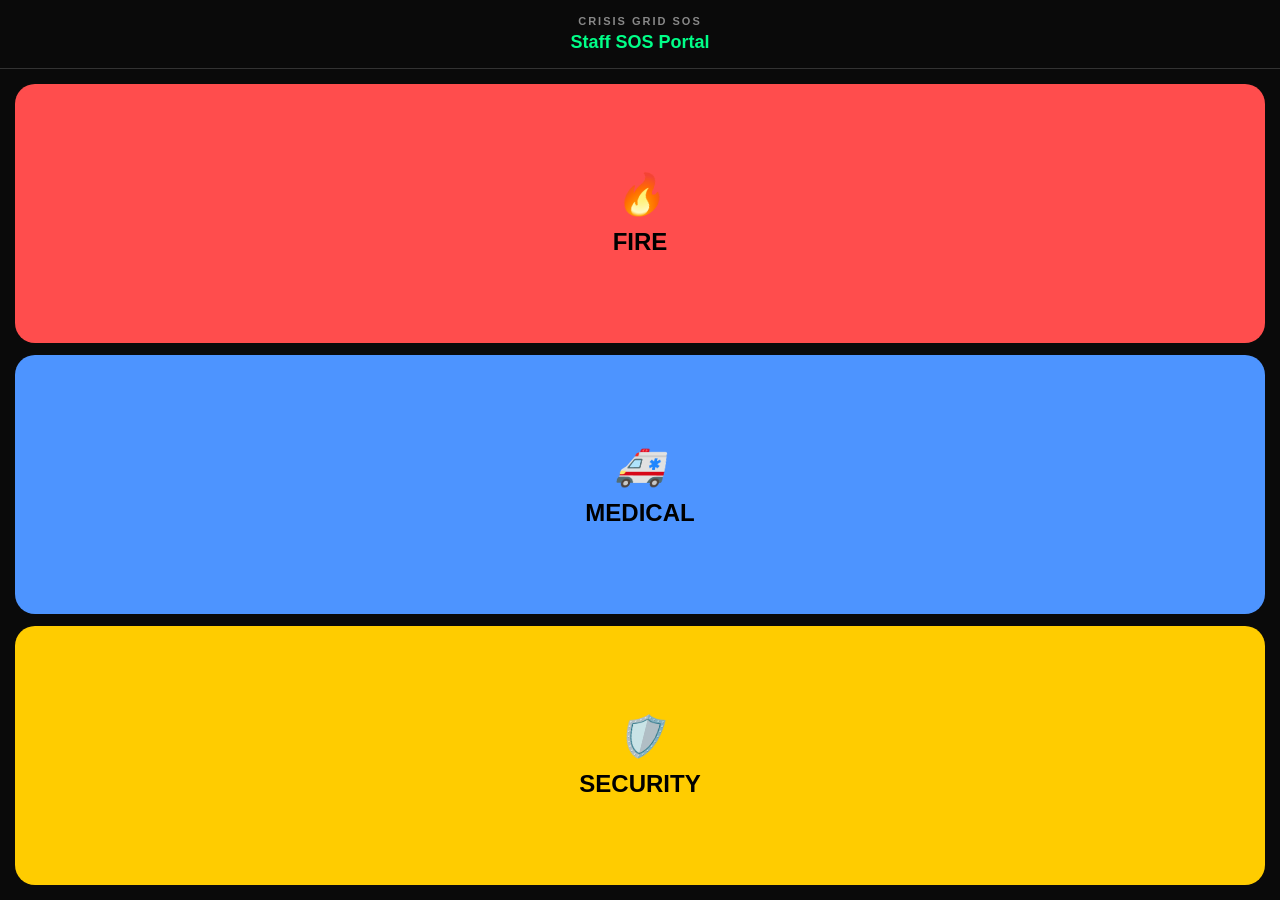
<file: sos.html>
<!DOCTYPE html>
<html lang="en">
<head>
  <meta charset="UTF-8">
  <meta name="viewport" content="width=device-width, initial-scale=1.0, maximum-scale=1.0, user-scalable=no">
  <title>Crisis Grid | SOS Portal</title>
  <link rel="manifest" href="./manifest.json">
  <meta name="theme-color" content="#0a0a0a">
  <link rel="apple-touch-icon" href="https://cdn-icons-png.flaticon.com/512/595/595067.png">
  <style>
    :root {
      --bg: #0a0a0a;
      --card: #1a1a1a;
      --text: #ffffff;
      --fire: #ff4d4d;
      --medical: #4d94ff;
      --security: #ffcc00;
      --accent: #00ff88;
    }

    * { box-sizing: border-box; -webkit-tap-highlight-color: transparent; }

    body {
      margin: 0;
      background: var(--bg);
      color: var(--text);
      font-family: -apple-system, BlinkMacSystemFont, "Segoe UI", Roboto, sans-serif;
      height: 100vh;
      display: flex;
      flex-direction: column;
      overflow: hidden;
    }

    header {
      padding: 15px;
      text-align: center;
      border-bottom: 1px solid #333;
    }

    h1 { font-size: 11px; margin: 0; letter-spacing: 2px; text-transform: uppercase; color: #888; }
    .location-banner { font-size: 18px; font-weight: 800; margin-top: 5px; color: var(--accent); }

    .sos-container {
      flex: 1;
      display: flex;
      flex-direction: column;
      padding: 15px;
      gap: 12px;
      justify-content: center;
    }

    .sos-btn {
      flex: 1;
      border: none;
      border-radius: 20px;
      display: flex;
      flex-direction: column;
      align-items: center;
      justify-content: center;
      gap: 10px;
      cursor: pointer;
      transition: transform 0.1s;
    }

    .sos-btn:active { transform: scale(0.95); }
    .sos-btn i { font-size: 40px; }
    .sos-btn span { font-size: 24px; font-weight: 900; text-transform: uppercase; }

    .sos-btn.fire { background: var(--fire); }
    .sos-btn.medical { background: var(--medical); }
    .sos-btn.security { background: var(--security); color: #000; }

    /* Overlays */
    #preOverlay, #overlay {
      position: fixed;
      inset: 0;
      background: rgba(0,0,0,0.98);
      display: none;
      flex-direction: column;
      padding: 20px;
      z-index: 1000;
      align-items: center;
      justify-content: center;
    }

    #preOverlay.active, #overlay.active { display: flex; }

    .countdown-circle {
      width: 150px;
      height: 150px;
      border: 8px solid var(--accent);
      border-radius: 50%;
      display: flex;
      align-items: center;
      justify-content: center;
      font-size: 60px;
      font-weight: 900;
      margin-bottom: 30px;
      color: var(--accent);
    }

    .pre-msg { font-size: 20px; font-weight: 700; text-align: center; margin-bottom: 40px; color: #fff; }
    
    .btn-cancel-large {
      background: #333;
      color: white;
      border: none;
      padding: 20px 60px;
      border-radius: 50px;
      font-size: 18px;
      font-weight: 800;
      text-transform: uppercase;
    }

    .timer-bar {
      height: 5px;
      background: #222;
      width: 100%;
      border-radius: 10px;
      margin-bottom: 25px;
      overflow: hidden;
      position: absolute;
      top: 0;
      left: 0;
    }

    #timerProgress {
      height: 100%;
      background: var(--accent);
      width: 100%;
      transition: width 1s linear;
    }

    .step-header { text-align: center; margin-bottom: 20px; width: 100%; }
    .step-header .status { font-size: 18px; font-weight: 800; color: var(--accent); display: block; margin-bottom: 5px; }
    .step-header .instruction { font-size: 14px; color: #aaa; }

    .selection-grid {
      display: grid;
      grid-template-columns: repeat(2, 1fr);
      gap: 12px;
      width: 100%;
    }

    .chip {
      background: #1a1a1a;
      border: 1px solid #333;
      padding: 20px 10px;
      border-radius: 12px;
      text-align: center;
      font-weight: 700;
      font-size: 14px;
      color: #eee;
    }

    .chip:active {
      background: var(--accent);
      color: #000;
      border-color: var(--accent);
    }

    .nav-footer { margin-top: auto; padding-bottom: 20px; text-align: center; width: 100%; }
    .btn-skip { background: transparent; border: none; color: #444; text-decoration: underline; font-size: 13px; }
  </style>
</head>
<body>
  <header>
    <h1>Crisis Grid SOS</h1>
    <div id="locationDisplay" class="location-banner">Staff SOS Portal</div>
  </header>

  <main class="sos-container">
    <button class="sos-btn fire" onclick="triggerSOS('fire')">
      <i>🔥</i>
      <span>Fire</span>
    </button>
    <button class="sos-btn medical" onclick="triggerSOS('medical')">
      <i>🚑</i>
      <span>Medical</span>
    </button>
    <button class="sos-btn security" onclick="triggerSOS('security')">
      <i>🛡️</i>
      <span>Security</span>
    </button>
  </main>

  <!-- Pre-Send Confirmation -->
  <div id="preOverlay">
    <div class="pre-msg">SENDING <span id="pendingType" style="color:var(--fire)">FIRE</span> ALERT</div>
    <div class="countdown-circle" id="preCounter">3</div>
    <button class="btn-cancel-large" onclick="cancelTrigger()">STOP / CANCEL</button>
  </div>

  <!-- Location Selection -->
  <div id="overlay">
    <div class="timer-bar"><div id="timerProgress"></div></div>
    <div id="stepContainer" style="width:100%"></div>
    <div class="nav-footer">
      <button class="btn-skip" onclick="resetUI()">Finished</button>
    </div>
  </div>

  <script>
    const hotelMap = {
      'Basement': {
        'Parking': ['P1 Zone', 'P2 Zone', 'P3 Zone'],
        'Staff Area': ['Laundry', 'Store Room A', 'Store Room B', 'Electrical'],
      },
      'Ground': {
        'Lobby': ['Main Entrance', 'Reception', 'Elevator Bank'],
        'Food & Bev': ['Main Kitchen', 'Restaurant', 'Bar', 'Lounge'],
      },
      'Floor 1': {
        'Rooms 101-105': ['101', '102', '103', '104', '105'],
        'Rooms 106-110': ['106', '107', '108', '109', '110'],
        'Facilities': ['Gym', 'Yoga Studio', 'Staff Room'],
      },
      'Floor 2': {
        'Rooms 201-205': ['201', '202', '203', '204', '205'],
        'Rooms 206-210': ['206', '207', '208', '209', '210'],
        'Admin': ['Manager Office', 'Account Section'],
      },
      'Rooftop': {
        'Pool Area': ['Pool Side', 'Changing Room', 'Pump Room'],
        'Terrace': ['Bar Deck', 'Garden', 'VIP Area'],
      }
    };

    const urlParams = new URLSearchParams(window.location.search);
    const roomMode = urlParams.get('room'); 
    let currentLocation = roomMode || "Mobile Staff";
    let lastType = null;
    let selectedFloor = "";
    let selectedArea = "";
    let timerInterval = null;
    let preTimer = null;
    let currentTriggerId = null;

    if (roomMode) document.getElementById('locationDisplay').textContent = roomMode;

    function triggerSOS(type) {
      lastType = type;
      const overlay = document.getElementById('preOverlay');
      const label = document.getElementById('pendingType');
      const counter = document.getElementById('preCounter');
      
      label.textContent = type.toUpperCase();
      label.style.color = `var(--${type})`;
      counter.textContent = "3";
      overlay.classList.add('active');
      
      // Initialize a unique ID for this specific SOS session
      currentTriggerId = `sos-${Date.now()}`;

      let count = 3;
      if (window.navigator.vibrate) window.navigator.vibrate([100, 100, 100]);
      
      preTimer = setInterval(async () => {
        count--;
        counter.textContent = count;
        if (window.navigator.vibrate) window.navigator.vibrate(50);
        
        if (count <= 0) {
          clearInterval(preTimer);
          overlay.classList.remove('active');
          await executeSOS();
        }
      }, 1000);
    }

    function cancelTrigger() {
      clearInterval(preTimer);
      document.getElementById('preOverlay').classList.remove('active');
    }

    async function executeSOS() {
      await sendSignal(`Emergency ${lastType.toUpperCase()} alert initiated.`);
      document.getElementById('overlay').classList.add('active');
      renderFloorStep();
      startTimer();
    }

    function startTimer() {
      let secondsLeft = 45;
      const progress = document.getElementById('timerProgress');
      progress.style.width = '100%';
      if (timerInterval) clearInterval(timerInterval);
      timerInterval = setInterval(() => {
        secondsLeft--;
        progress.style.width = `${(secondsLeft / 45) * 100}%`;
        if (secondsLeft <= 0) resetUI();
      }, 1000);
    }

    function renderFloorStep() {
      const container = document.getElementById('stepContainer');
      container.innerHTML = `
        <div class="step-header">
          <span class="status">HELP IS DISPATCHED</span>
          <span class="instruction">Which Floor are you on?</span>
        </div>
        <div class="selection-grid">
          ${Object.keys(hotelMap).map(floor => `<div class="chip" onclick="selectFloor('${floor}')">${floor}</div>`).join('')}
        </div>
      `;
    }

    async function selectFloor(floor) {
      selectedFloor = floor;
      await sendSignal(`LOCATION UPDATE: ${floor}`);
      renderAreaStep();
    }

    function renderAreaStep() {
      const areas = Object.keys(hotelMap[selectedFloor]);
      const container = document.getElementById('stepContainer');
      container.innerHTML = `
        <div class="step-header">
          <span class="status">FLOOR: ${selectedFloor.toUpperCase()}</span>
          <span class="instruction">Select nearest Area</span>
        </div>
        <div class="selection-grid">
          ${areas.map(area => `<div class="chip" onclick="selectArea('${area}')">${area}</div>`).join('')}
        </div>
      `;
    }

    async function selectArea(area) {
      selectedArea = area;
      await sendSignal(`LOCATION UPDATE: ${selectedFloor} | Area: ${area}`);
      renderExactStep();
    }

    function renderExactStep() {
      const exacts = hotelMap[selectedFloor][selectedArea];
      const container = document.getElementById('stepContainer');
      container.innerHTML = `
        <div class="step-header">
          <span class="status">${selectedFloor} > ${selectedArea}</span>
          <span class="instruction">Exact Location</span>
        </div>
        <div class="selection-grid">
          ${exacts.map(ex => `<div class="chip" onclick="finishSOS('${ex}')">${ex}</div>`).join('')}
        </div>
      `;
    }

    async function finishSOS(exact) {
      await sendSignal(`LOCATION UPDATE: ${selectedFloor} | Area: ${selectedArea} | Room: ${exact}`);
      resetUI();
    }

    async function sendSignal(notes) {
      try {
        await fetch('/api/ingest/manual', {
          method: 'POST',
          headers: { 'Content-Type': 'application/json' },
          body: JSON.stringify({
            trigger_id: currentTriggerId || `sos-${Date.now()}`,
            location: currentLocation,
            trigger_type: `${lastType}_sos`,
            source: "sos_portal",
            notes: notes
          })
        });
      } catch (err) { console.error(err); }
    }

    function resetUI() {
      clearInterval(timerInterval);
      document.getElementById('overlay').classList.remove('active');
    }
  </script>
</body>
</html>
</file>
